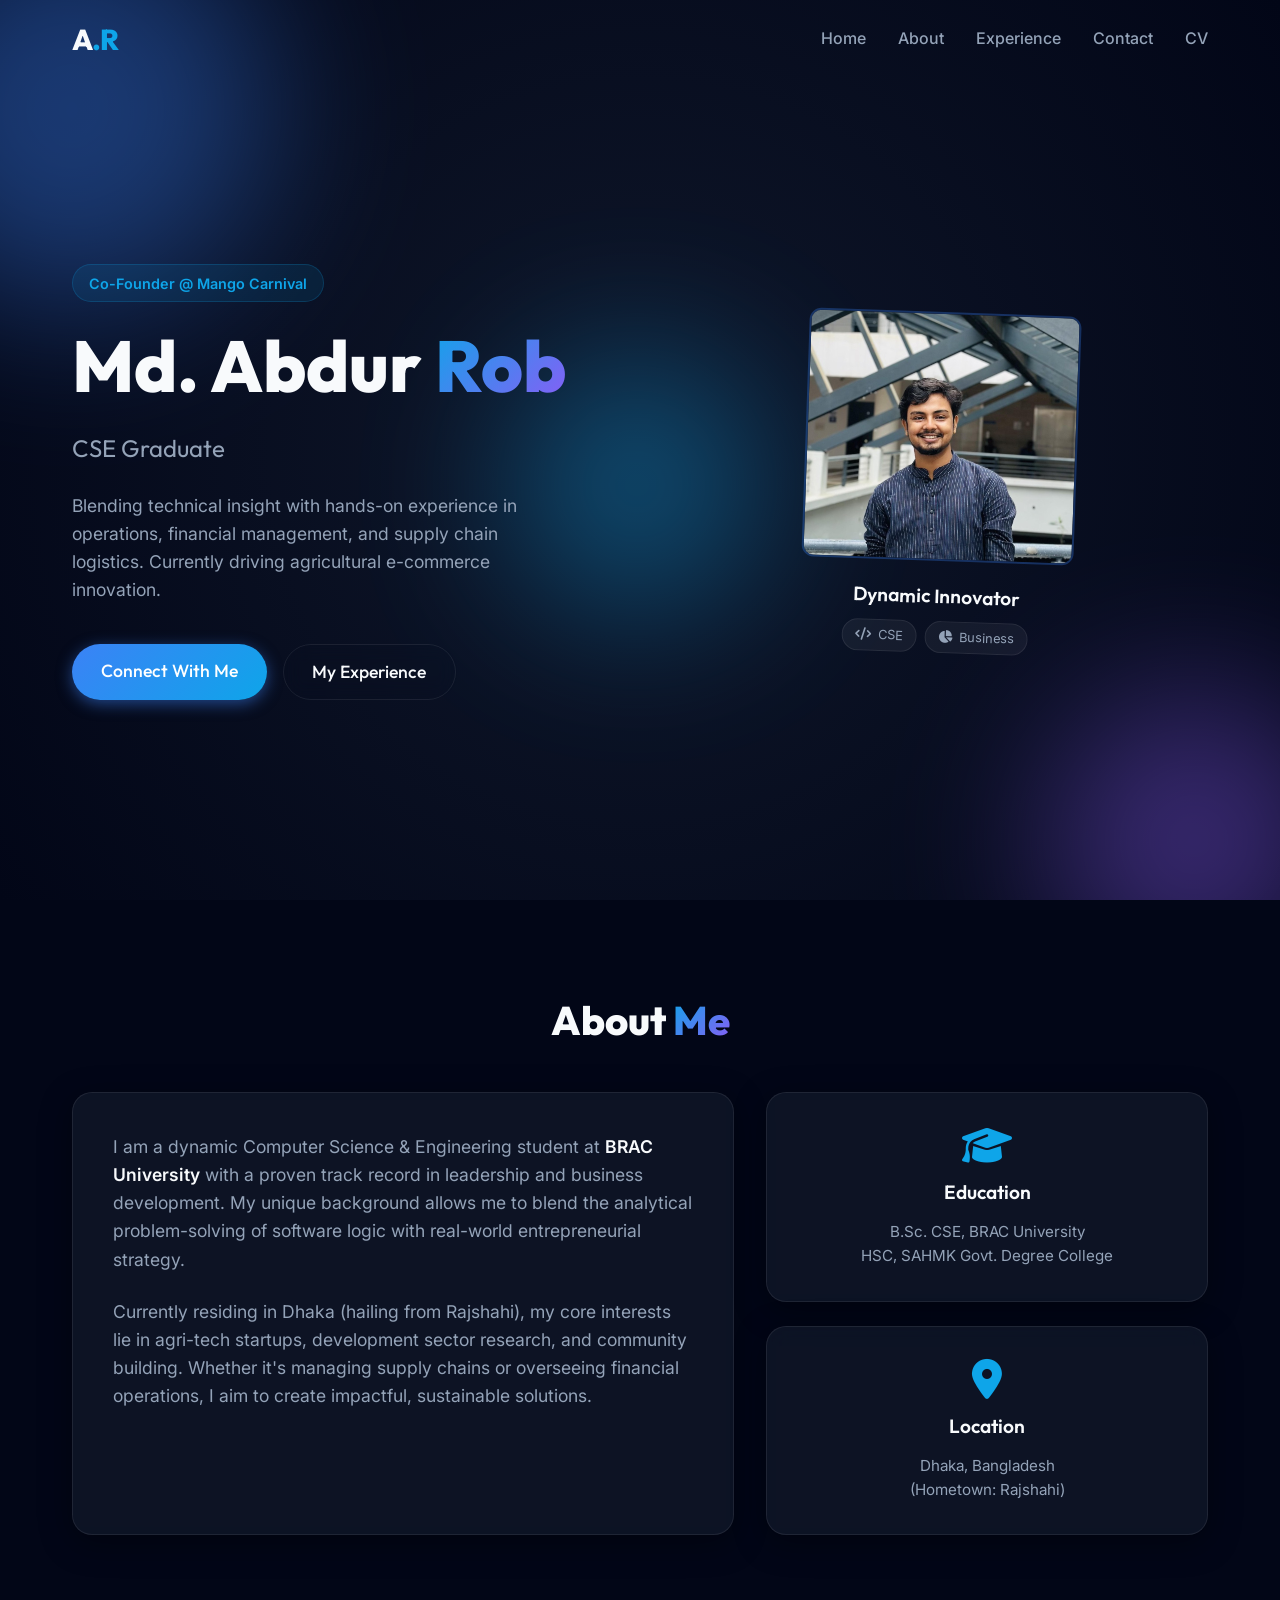
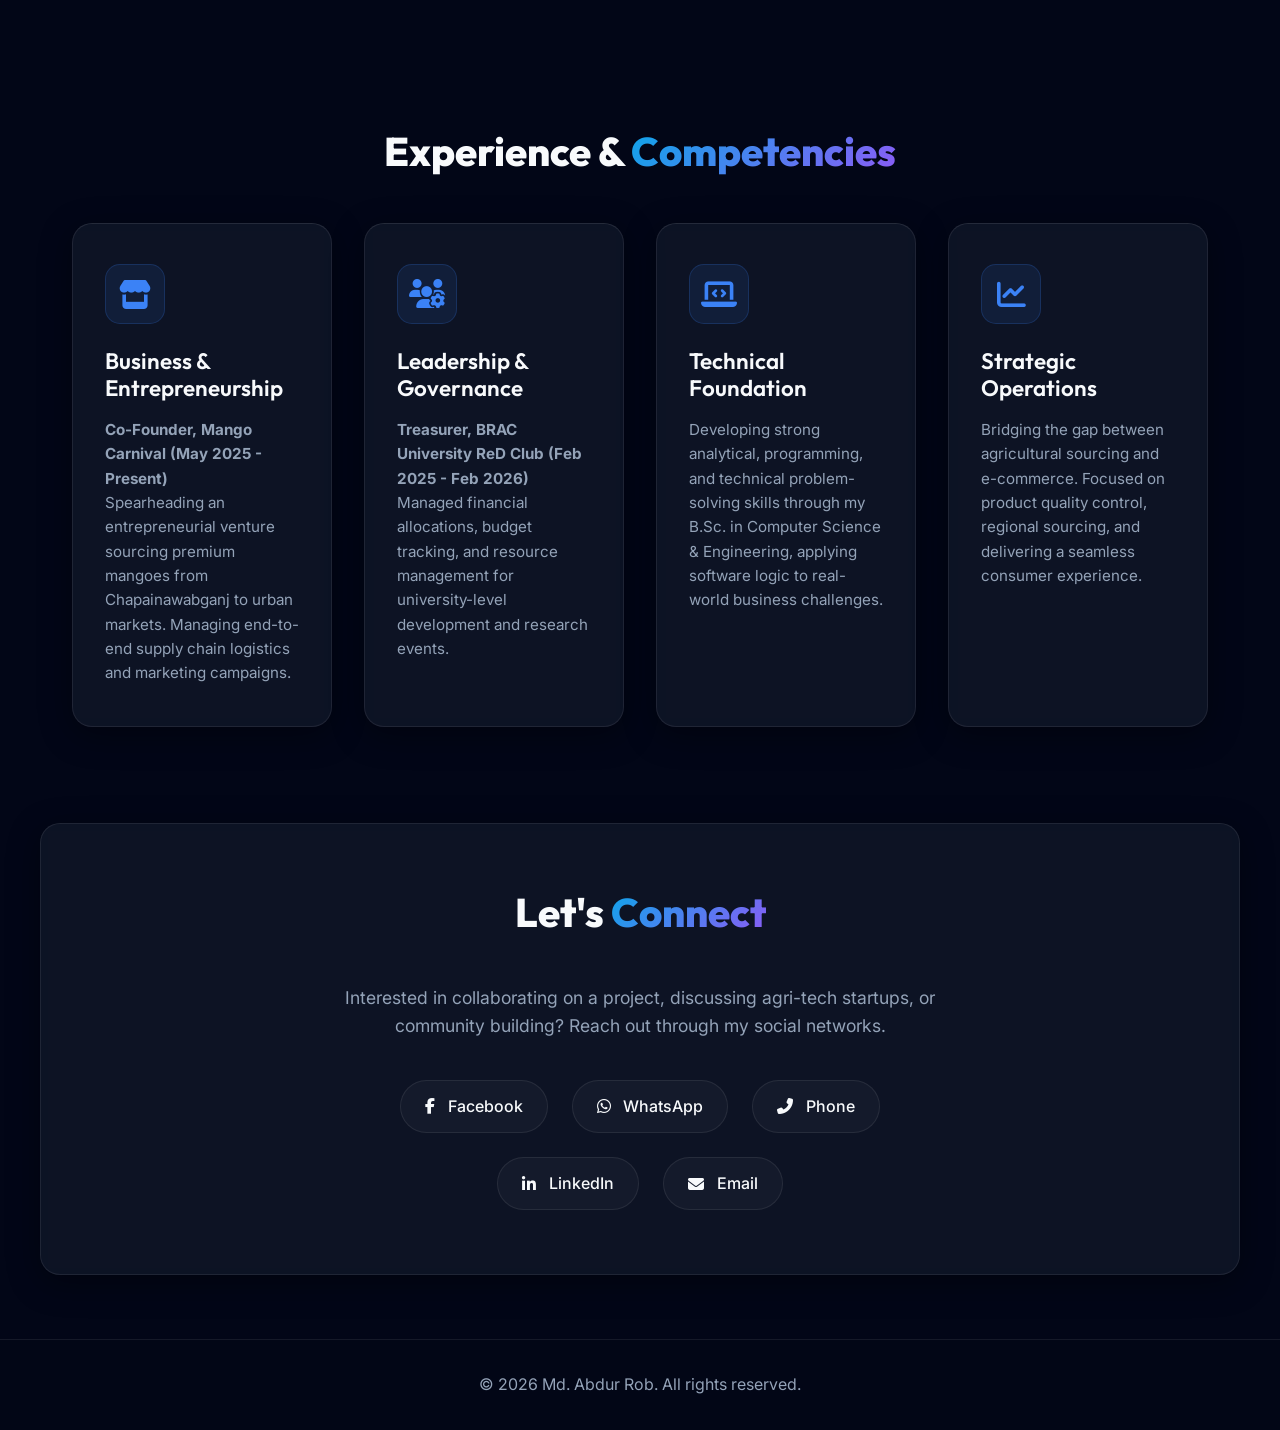
<file: index.html>
<!DOCTYPE html>
<html lang="en">

<head>
    <meta charset="UTF-8">
    <meta name="viewport" content="width=device-width, initial-scale=1.0">
    <title>Md. Abdur Rob | CSE Graduate</title>
    <meta name="description"
        content="Portfolio of Md. Abdur Rob, Co-Founder of Mango Carnival and CSE student at BRAC University.">
    <link rel="stylesheet" href="styles.css">
    <link rel="preconnect" href="https://fonts.googleapis.com">
    <link rel="preconnect" href="https://fonts.gstatic.com" crossorigin>
    <link
        href="https://fonts.googleapis.com/css2?family=Inter:wght@300;400;500;600&family=Outfit:wght@400;600;800&display=swap"
        rel="stylesheet">
    <link rel="stylesheet" href="https://cdnjs.cloudflare.com/ajax/libs/font-awesome/6.4.0/css/all.min.css">
</head>

<body>
    <div class="background-animation">
        <div class="glow-orb orb-1"></div>
        <div class="glow-orb orb-2"></div>
        <div class="glow-orb orb-3"></div>
    </div>

    <header class="header">
        <nav class="nav-container">
            <div class="logo">A<span>.R</span></div>
            <ul class="nav-links">
                <li><a href="#home">Home</a></li>
                <li><a href="#about">About</a></li>
                <li><a href="#experience">Experience</a></li>
                <li><a href="#contact">Contact</a></li>
                <li><a href="cv.html">CV</a></li>
            </ul>
            <div class="mobile-menu-btn">
                <i class="fas fa-bars"></i>
            </div>
        </nav>
    </header>

    <main>
        <section id="home" class="hero">
            <div class="hero-content">
                <div class="badge">Co-Founder @ Mango Carnival</div>
                <h1 class="hero-title">Md. Abdur <span>Rob</span></h1>
                <p class="hero-subtitle">CSE Graduate</p>
                <p class="hero-description">
                    Blending technical insight with hands-on experience in operations, financial management, and supply
                    chain logistics. Currently driving agricultural e-commerce innovation.
                </p>
                <div class="hero-cta">
                    <a href="#contact" class="btn btn-primary">Connect With Me</a>
                    <a href="#experience" class="btn btn-secondary">My Experience</a>
                </div>
            </div>
            <div class="hero-visual">
                <div class="glass-card profile-card">
                    <div class="profile-image-container">
                        <img src="img1.jpg" alt="Md. Abdur Rob Portrait" class="profile-image">
                    </div>
                    <div class="profile-info">
                        <h3>Dynamic Innovator</h3>
                        <div class="tech-stack">
                            <span class="tech-tag"><i class="fas fa-code"></i> CSE</span>
                            <span class="tech-tag"><i class="fas fa-chart-pie"></i> Business</span>
                        </div>
                    </div>
                </div>
            </div>
        </section>

        <section id="about" class="about">
            <div class="section-container">
                <h2 class="section-title">About <span>Me</span></h2>
                <div class="about-grid">
                    <div class="about-text glass-panel">
                        <p>I am a dynamic Computer Science & Engineering student at <strong>BRAC University</strong>
                            with a proven track record in leadership and business development. My unique background
                            allows me to blend the analytical problem-solving of software logic with real-world
                            entrepreneurial strategy.</p>
                        <p>Currently residing in Dhaka (hailing from Rajshahi), my core interests lie in agri-tech
                            startups, development sector research, and community building. Whether it's managing supply
                            chains or overseeing financial operations, I aim to create impactful, sustainable solutions.
                        </p>
                    </div>
                    <div class="about-stats">
                        <div class="stat-card glass-panel">
                            <i class="fas fa-graduation-cap"></i>
                            <h4>Education</h4>
                            <p>B.Sc. CSE, BRAC University<br>HSC, SAHMK Govt. Degree College</p>
                        </div>
                        <div class="stat-card glass-panel">
                            <i class="fas fa-map-marker-alt"></i>
                            <h4>Location</h4>
                            <p>Dhaka, Bangladesh<br>(Hometown: Rajshahi)</p>
                        </div>
                    </div>
                </div>
            </div>
        </section>

        <section id="experience" class="expertise">
            <div class="section-container">
                <h2 class="section-title">Experience & <span>Competencies</span></h2>
                <div class="expertise-grid">
                    <div class="expertise-card glass-panel">
                        <div class="card-icon"><i class="fas fa-store"></i></div>
                        <h3>Business & Entrepreneurship</h3>
                        <p><strong>Co-Founder, Mango Carnival (May 2025 - Present)</strong><br>Spearheading an
                            entrepreneurial venture sourcing premium mangoes from Chapainawabganj to urban markets.
                            Managing end-to-end supply chain logistics and marketing campaigns.</p>
                    </div>
                    <div class="expertise-card glass-panel">
                        <div class="card-icon"><i class="fas fa-users-cog"></i></div>
                        <h3>Leadership & Governance</h3>
                        <p><strong>Treasurer, BRAC University ReD Club (Feb 2025 - Feb 2026)</strong><br>Managed
                            financial allocations, budget tracking, and resource management for university-level
                            development and research events.</p>
                    </div>
                    <div class="expertise-card glass-panel">
                        <div class="card-icon"><i class="fas fa-laptop-code"></i></div>
                        <h3>Technical Foundation</h3>
                        <p>Developing strong analytical, programming, and technical problem-solving skills through my
                            B.Sc. in Computer Science & Engineering, applying software logic to real-world business
                            challenges.</p>
                    </div>
                    <div class="expertise-card glass-panel">
                        <div class="card-icon"><i class="fas fa-chart-line"></i></div>
                        <h3>Strategic Operations</h3>
                        <p>Bridging the gap between agricultural sourcing and e-commerce. Focused on product quality
                            control, regional sourcing, and delivering a seamless consumer experience.</p>
                    </div>
                </div>
            </div>
        </section>

        <section id="contact" class="contact">
            <div class="section-container glass-panel contact-panel">
                <div class="contact-content">
                    <h2 class="section-title">Let's <span>Connect</span></h2>
                    <p>Interested in collaborating on a project, discussing agri-tech startups, or community building?
                        Reach out through my social networks.</p>
                    <div class="social-links">
                        <a href="https://www.facebook.com/withabdurrob" target="_blank" rel="noopener noreferrer"
                            class="social-btn">
                            <i class="fab fa-facebook-f"></i>
                            <span>Facebook</span>
                        </a>
                        <a href="https://wa.me/8801710969175" target="_blank" rel="noopener noreferrer"
                            class="social-btn">
                            <i class="fab fa-whatsapp"></i>
                            <span>WhatsApp</span>
                        </a>
                        <a href="tel:+8801710969175" class="social-btn">
                            <i class="fas fa-phone-alt"></i>
                            <span>Phone</span>
                        </a>
                        <a href="#" class="social-btn">
                            <i class="fab fa-linkedin-in"></i>
                            <span>LinkedIn</span>
                        </a>
                        <a href="mailto:abdurrob2324@gmail.com" class="social-btn">
                            <i class="fas fa-envelope"></i>
                            <span>Email</span>
                        </a>
                    </div>
                </div>
            </div>
        </section>
    </main>

    <footer class="footer">
        <p>&copy; <span id="year"></span> Md. Abdur Rob. All rights reserved.</p>
    </footer>

    <script src="script.js"></script>
</body>

</html>
</file>
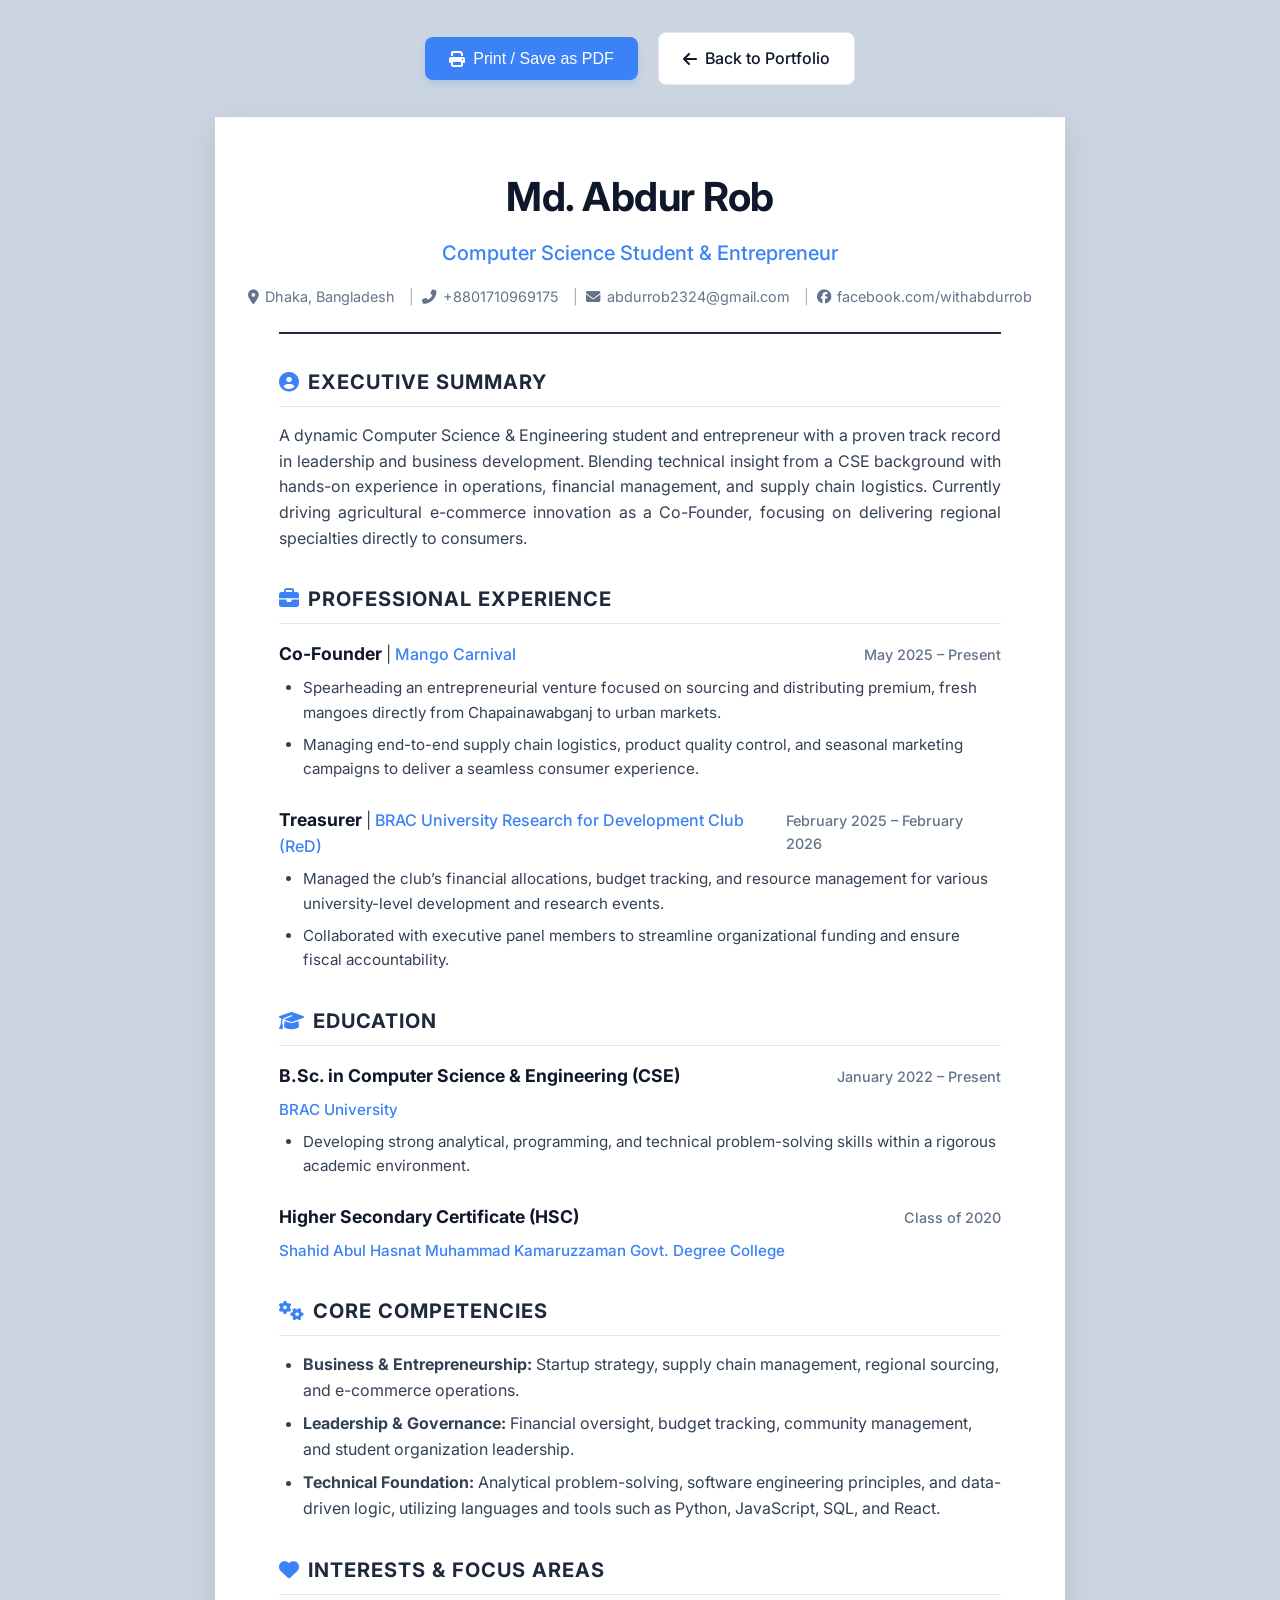
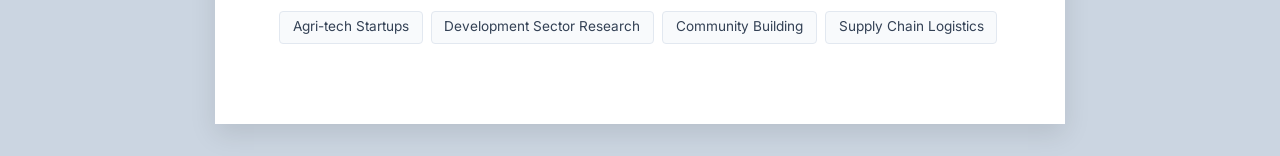
<file: cv.html>
<!DOCTYPE html>
<html lang="en">

<head>
    <meta charset="UTF-8">
    <meta name="viewport" content="width=device-width, initial-scale=1.0">
    <title>Md. Abdur Rob - CV</title>
    <link rel="preconnect" href="https://fonts.googleapis.com">
    <link rel="preconnect" href="https://fonts.gstatic.com" crossorigin>
    <link href="https://fonts.googleapis.com/css2?family=Inter:wght@300;400;500;600;700&display=swap" rel="stylesheet">
    <link rel="stylesheet" href="https://cdnjs.cloudflare.com/ajax/libs/font-awesome/6.4.0/css/all.min.css">
    <style>
        :root {
            --primary: #1e293b;
            --secondary: #3b82f6;
            --text-dark: #0f172a;
            --text-medium: #334155;
            --text-light: #64748b;
            --bg-light: #f8fafc;
            --border: #e2e8f0;
        }

        * {
            margin: 0;
            padding: 0;
            box-sizing: border-box;
        }

        body {
            font-family: 'Inter', sans-serif;
            background-color: #cbd5e1;
            color: var(--text-medium);
            line-height: 1.6;
            padding: 2rem;
            display: flex;
            flex-direction: column;
            align-items: center;
        }

        .controls {
            margin-bottom: 2rem;
        }

        .btn {
            background-color: var(--secondary);
            color: white;
            border: none;
            padding: 0.8rem 1.5rem;
            border-radius: 8px;
            font-size: 1rem;
            font-weight: 500;
            cursor: pointer;
            box-shadow: 0 4px 6px rgba(59, 130, 246, 0.2);
            transition: all 0.2s;
            text-decoration: none;
            display: inline-flex;
            align-items: center;
            gap: 0.5rem;
        }

        .btn:hover {
            background-color: #2563eb;
            transform: translateY(-1px);
        }

        .btn-outline {
            background-color: white;
            color: var(--text-dark);
            border: 1px solid var(--border);
            box-shadow: none;
            margin-left: 1rem;
        }

        .btn-outline:hover {
            background-color: var(--bg-light);
        }

        .cv-container {
            background: white;
            width: 100%;
            max-width: 850px;
            box-shadow: 0 10px 25px rgba(0, 0, 0, 0.1);
            padding: 3rem 4rem;
        }

        /* Header */
        .cv-header {
            border-bottom: 2px solid var(--primary);
            padding-bottom: 1.5rem;
            margin-bottom: 2rem;
            text-align: center;
        }

        .cv-name {
            font-size: 2.5rem;
            font-weight: 700;
            color: var(--text-dark);
            margin-bottom: 0.5rem;
            letter-spacing: -0.5px;
        }

        .cv-title {
            font-size: 1.25rem;
            color: var(--secondary);
            font-weight: 500;
            margin-bottom: 1rem;
        }

        .cv-contact {
            display: flex;
            flex-wrap: nowrap;
            justify-content: center;
            gap: 0.5rem;
            font-size: 0.9rem;
            color: var(--text-light);
        }

        .cv-contact span {
            display: inline-flex;
            align-items: center;
            gap: 0.4rem;
            white-space: nowrap;
        }

        .cv-contact span:not(:last-child)::after {
            content: "|";
            margin-left: 0.5rem;
            color: var(--text-light);
            opacity: 0.6;
        }

        /* Sections */
        .cv-section {
            margin-bottom: 2rem;
        }

        .section-title {
            font-size: 1.25rem;
            font-weight: 700;
            color: var(--primary);
            text-transform: uppercase;
            letter-spacing: 1px;
            border-bottom: 1px solid var(--border);
            padding-bottom: 0.5rem;
            margin-bottom: 1rem;
            display: flex;
            align-items: center;
            gap: 0.5rem;
        }

        .section-title i {
            color: var(--secondary);
        }

        /* Text Content */
        p {
            margin-bottom: 1rem;
            text-align: justify;
        }

        ul {
            padding-left: 1.5rem;
            margin-bottom: 1rem;
        }

        li {
            margin-bottom: 0.5rem;
        }

        /* Grid for Skills */
        .skills-grid {
            display: grid;
            grid-template-columns: 1fr 1fr;
            gap: 1rem;
        }

        .skill-item h4 {
            font-size: 1rem;
            color: var(--text-dark);
            margin-bottom: 0.2rem;
        }

        .skill-item p {
            font-size: 0.9rem;
            color: var(--text-light);
            margin-bottom: 0;
            text-align: left;
        }

        /* Experience Items */
        .experience-item {
            margin-bottom: 1.5rem;
        }

        .experience-header {
            display: flex;
            justify-content: space-between;
            align-items: baseline;
            margin-bottom: 0.5rem;
        }

        .experience-title {
            font-size: 1.1rem;
            font-weight: 700;
            color: var(--text-dark);
        }

        .experience-company {
            font-weight: 500;
            color: var(--secondary);
        }

        .experience-date {
            font-size: 0.9rem;
            color: var(--text-light);
            font-weight: 500;
        }

        .experience-item p {
            margin-bottom: 0.5rem;
            font-size: 0.95rem;
        }

        .experience-item ul {
            font-size: 0.95rem;
        }

        .tags {
            display: flex;
            gap: 0.5rem;
            flex-wrap: wrap;
        }

        .tag {
            background-color: var(--bg-light);
            padding: 0.3rem 0.8rem;
            border-radius: 4px;
            font-size: 0.85rem;
            color: var(--text-medium);
            border: 1px solid var(--border);
        }

        @page {
            size: A4;
            margin: 10mm;
        }

        @media print {
            body {
                background-color: white;
                padding: 0;
                font-size: 10pt;
                line-height: 1.3;
            }

            .controls {
                display: none;
            }

            .cv-container {
                box-shadow: none;
                padding: 0;
                max-width: 100%;
            }

            .cv-header {
                margin-bottom: 10px;
                padding-bottom: 5px;
            }

            .cv-name {
                font-size: 20pt;
            }

            .cv-title {
                font-size: 11pt;
                margin-bottom: 5px;
            }

            .cv-section {
                margin-bottom: 10px;
            }

            .section-title {
                font-size: 11pt;
                margin-bottom: 5px;
                padding-bottom: 2px;
            }

            p, ul {
                margin-bottom: 5px;
            }

            .experience-item {
                margin-bottom: 5px;
            }
            
            .experience-header {
                margin-bottom: 2px;
            }
            
            .skill-item h4 {
                margin-bottom: 0px;
            }
            
            .tags {
                margin-bottom: 0px;
            }
        }

        @media (max-width: 768px) {
            .cv-container {
                padding: 2rem;
            }

            .experience-header {
                flex-direction: column;
            }

            .skills-grid {
                grid-template-columns: 1fr;
            }
        }
    </style>
</head>

<body>

    <div class="controls">
        <button onclick="window.print()" class="btn"><i class="fas fa-print"></i> Print / Save as PDF</button>
        <a href="index.html" class="btn btn-outline"><i class="fas fa-arrow-left"></i> Back to Portfolio</a>
    </div>

    <div class="cv-container">

        <header class="cv-header">
            <h1 class="cv-name">Md. Abdur Rob</h1>
            <h2 class="cv-title">Computer Science Student & Entrepreneur</h2>
            <div class="cv-contact">
                <span><i class="fas fa-map-marker-alt"></i> Dhaka, Bangladesh</span>
                <span><i class="fas fa-phone-alt"></i> +8801710969175</span>
                <span><i class="fas fa-envelope"></i> abdurrob2324@gmail.com</span>
                <span><i class="fab fa-facebook"></i> facebook.com/withabdurrob</span>
            </div>
        </header>

        <section class="cv-section">
            <h3 class="section-title"><i class="fas fa-user-circle"></i> Executive Summary</h3>
            <p>A dynamic Computer Science & Engineering student and entrepreneur with a proven track record in
                leadership and business development. Blending technical insight from a CSE background with hands-on
                experience in operations, financial management, and supply chain logistics. Currently driving
                agricultural e-commerce innovation as a Co-Founder, focusing on delivering regional specialties directly
                to consumers.</p>
        </section>

        <section class="cv-section">
            <h3 class="section-title"><i class="fas fa-briefcase"></i> Professional Experience</h3>

            <div class="experience-item">
                <div class="experience-header">
                    <div>
                        <span class="experience-title">Co-Founder</span> |
                        <span class="experience-company">Mango Carnival</span>
                    </div>
                    <span class="experience-date">May 2025 – Present</span>
                </div>
                <ul>
                    <li>Spearheading an entrepreneurial venture focused on sourcing and distributing premium, fresh
                        mangoes directly from Chapainawabganj to urban markets.</li>
                    <li>Managing end-to-end supply chain logistics, product quality control, and seasonal marketing
                        campaigns to deliver a seamless consumer experience.</li>
                </ul>
            </div>

            <div class="experience-item">
                <div class="experience-header">
                    <div>
                        <span class="experience-title">Treasurer</span> |
                        <span class="experience-company">BRAC University Research for Development Club (ReD)</span>
                    </div>
                    <span class="experience-date">February 2025 – February 2026</span>
                </div>
                <ul>
                    <li>Managed the club’s financial allocations, budget tracking, and resource management for various
                        university-level development and research events.</li>
                    <li>Collaborated with executive panel members to streamline organizational funding and ensure fiscal
                        accountability.</li>
                </ul>
            </div>
        </section>

        <section class="cv-section">
            <h3 class="section-title"><i class="fas fa-graduation-cap"></i> Education</h3>

            <div class="experience-item">
                <div class="experience-header">
                    <div>
                        <span class="experience-title">B.Sc. in Computer Science & Engineering (CSE)</span>
                    </div>
                    <span class="experience-date">January 2022 – Present</span>
                </div>
                <p class="experience-company">BRAC University</p>
                <ul>
                    <li>Developing strong analytical, programming, and technical problem-solving skills within a
                        rigorous academic environment.</li>
                </ul>
            </div>

            <div class="experience-item">
                <div class="experience-header">
                    <div>
                        <span class="experience-title">Higher Secondary Certificate (HSC)</span>
                    </div>
                    <span class="experience-date">Class of 2020</span>
                </div>
                <p class="experience-company">Shahid Abul Hasnat Muhammad Kamaruzzaman Govt. Degree College</p>
            </div>
        </section>

        <section class="cv-section">
            <h3 class="section-title"><i class="fas fa-cogs"></i> Core Competencies</h3>
            <ul>
                <li><strong>Business & Entrepreneurship:</strong> Startup strategy, supply chain management, regional sourcing, and e-commerce operations.</li>
                <li><strong>Leadership & Governance:</strong> Financial oversight, budget tracking, community management, and student organization leadership.</li>
                <li><strong>Technical Foundation:</strong> Analytical problem-solving, software engineering principles, and data-driven logic, utilizing languages and tools such as Python, JavaScript, SQL, and React.</li>
            </ul>
        </section>

        <section class="cv-section">
            <h3 class="section-title"><i class="fas fa-heart"></i> Interests & Focus Areas</h3>
            <div class="tags">
                <span class="tag">Agri-tech Startups</span>
                <span class="tag">Development Sector Research</span>
                <span class="tag">Community Building</span>
                <span class="tag">Supply Chain Logistics</span>
            </div>
        </section>

    </div>

</body>

</html>
</file>
<file: styles.css>
:root {
    /* Color Palette */
    --bg-dark: #0f172a;
    --bg-darker: #020617;
    --primary: #3b82f6;
    --primary-glow: rgba(59, 130, 246, 0.5);
    --secondary: #0ea5e9;
    --accent: #8b5cf6;
    --text-main: #f8fafc;
    --text-muted: #94a3b8;
    --glass-bg: rgba(30, 41, 59, 0.4);
    --glass-border: rgba(255, 255, 255, 0.08);
    
    /* Typography */
    --font-sans: 'Inter', sans-serif;
    --font-heading: 'Outfit', sans-serif;
}

* {
    margin: 0;
    padding: 0;
    box-sizing: border-box;
}

html {
    scroll-behavior: smooth;
}

body {
    background-color: var(--bg-darker);
    color: var(--text-main);
    font-family: var(--font-sans);
    line-height: 1.6;
    overflow-x: hidden;
    position: relative;
}

/* Dynamic Background */
.background-animation {
    position: fixed;
    top: 0;
    left: 0;
    width: 100vw;
    height: 100vh;
    z-index: -1;
    overflow: hidden;
    background: radial-gradient(circle at center, var(--bg-dark) 0%, var(--bg-darker) 100%);
}

.glow-orb {
    position: absolute;
    border-radius: 50%;
    filter: blur(80px);
    opacity: 0.4;
    animation: float 20s infinite ease-in-out alternate;
}

.orb-1 {
    width: 400px;
    height: 400px;
    background: var(--primary);
    top: -10%;
    left: -10%;
}

.orb-2 {
    width: 300px;
    height: 300px;
    background: var(--accent);
    bottom: -10%;
    right: -5%;
    animation-delay: -5s;
}

.orb-3 {
    width: 250px;
    height: 250px;
    background: var(--secondary);
    top: 40%;
    left: 40%;
    animation-delay: -10s;
}

@keyframes float {
    0% { transform: translate(0, 0) scale(1); }
    33% { transform: translate(30px, -50px) scale(1.1); }
    66% { transform: translate(-20px, 20px) scale(0.9); }
    100% { transform: translate(0, 0) scale(1); }
}

/* Glassmorphism Utilities */
.glass-panel {
    background: var(--glass-bg);
    backdrop-filter: blur(12px);
    -webkit-backdrop-filter: blur(12px);
    border: 1px solid var(--glass-border);
    border-radius: 20px;
    box-shadow: 0 8px 32px 0 rgba(0, 0, 0, 0.37);
}

/* Typography */
h1, h2, h3, h4, h5, h6 {
    font-family: var(--font-heading);
    font-weight: 600;
    line-height: 1.2;
}

.section-title {
    font-size: 2.5rem;
    font-weight: 800;
    margin-bottom: 3rem;
    text-align: center;
}

.section-title span {
    background: linear-gradient(135deg, var(--secondary), var(--accent));
    -webkit-background-clip: text;
    -webkit-text-fill-color: transparent;
}

/* Buttons */
.btn {
    display: inline-block;
    padding: 0.8rem 1.8rem;
    border-radius: 50px;
    font-weight: 500;
    text-decoration: none;
    transition: all 0.3s ease;
    cursor: pointer;
    font-family: var(--font-heading);
    font-size: 1.1rem;
}

.btn-primary {
    background: linear-gradient(135deg, var(--primary), var(--secondary));
    color: white;
    box-shadow: 0 4px 15px var(--primary-glow);
    border: none;
}

.btn-primary:hover {
    transform: translateY(-2px);
    box-shadow: 0 6px 20px var(--primary-glow);
}

.btn-secondary {
    background: transparent;
    color: var(--text-main);
    border: 1px solid var(--glass-border);
    backdrop-filter: blur(10px);
}

.btn-secondary:hover {
    background: rgba(255, 255, 255, 0.05);
    border-color: rgba(255, 255, 255, 0.2);
}

/* Header & Nav */
.header {
    position: fixed;
    top: 0;
    width: 100%;
    z-index: 100;
    padding: 1rem 0;
    transition: all 0.3s ease;
}

.header.scrolled {
    background: rgba(2, 6, 23, 0.8);
    backdrop-filter: blur(12px);
    border-bottom: 1px solid var(--glass-border);
    padding: 0.8rem 0;
}

.nav-container {
    max-width: 1200px;
    margin: 0 auto;
    padding: 0 2rem;
    display: flex;
    justify-content: space-between;
    align-items: center;
}

.logo {
    font-family: var(--font-heading);
    font-size: 1.8rem;
    font-weight: 800;
    color: var(--text-main);
    letter-spacing: -1px;
}

.logo span {
    color: var(--secondary);
}

.nav-links {
    display: flex;
    list-style: none;
    gap: 2rem;
}

.nav-links a {
    color: var(--text-muted);
    text-decoration: none;
    font-weight: 500;
    transition: color 0.3s ease;
}

.nav-links a:hover {
    color: var(--secondary);
}

.mobile-menu-btn {
    display: none;
    font-size: 1.5rem;
    cursor: pointer;
    color: var(--text-main);
}

/* Hero Section */
.hero {
    min-height: 100vh;
    display: flex;
    align-items: center;
    max-width: 1200px;
    margin: 0 auto;
    padding: 6rem 2rem 2rem;
    gap: 4rem;
}

.hero-content {
    flex: 1;
    display: flex;
    flex-direction: column;
    align-items: flex-start;
    gap: 1.5rem;
}

.badge {
    background: rgba(14, 165, 233, 0.1);
    color: var(--secondary);
    padding: 0.4rem 1rem;
    border-radius: 50px;
    font-size: 0.9rem;
    font-weight: 600;
    border: 1px solid rgba(14, 165, 233, 0.2);
}

.hero-title {
    font-size: 4.5rem;
    font-weight: 800;
    line-height: 1.1;
}

.hero-title span {
    background: linear-gradient(135deg, var(--secondary), var(--accent));
    -webkit-background-clip: text;
    -webkit-text-fill-color: transparent;
}

.hero-subtitle {
    font-size: 1.5rem;
    color: var(--text-muted);
    font-family: var(--font-heading);
}

.hero-description {
    color: var(--text-muted);
    font-size: 1.1rem;
    max-width: 500px;
    margin-bottom: 1rem;
}

.hero-cta {
    display: flex;
    gap: 1rem;
}

.hero-visual {
    flex: 1;
    display: flex;
    justify-content: center;
    position: relative;
}

.profile-card {
    padding: 1.5rem;
    width: 320px;
    transform: rotate(2deg);
    transition: transform 0.4s ease;
}

.profile-card:hover {
    transform: rotate(0deg) translateY(-10px);
}

.profile-image-container {
    width: 100%;
    height: auto;
    max-height: 400px;
    border-radius: 12px;
    overflow: hidden;
    margin-bottom: 1.5rem;
    display: flex;
    justify-content: center;
    align-items: center;
    border: 2px solid rgba(59, 130, 246, 0.3);
    animation: profile-glow 3s infinite alternate ease-in-out;
}

@keyframes profile-glow {
    0% {
        box-shadow: 0 0 10px rgba(59, 130, 246, 0.2);
        border-color: rgba(59, 130, 246, 0.3);
    }
    100% {
        box-shadow: 0 0 30px rgba(139, 92, 246, 0.6);
        border-color: rgba(139, 92, 246, 0.8);
    }
}

.profile-image {
    width: 100%;
    height: auto;
    object-fit: cover;
    object-position: top center;
    transition: transform 0.4s ease;
}

.profile-card:hover .profile-image {
    transform: scale(1.05);
}

.profile-info h3 {
    font-size: 1.2rem;
    margin-bottom: 0.8rem;
    text-align: center;
}

.tech-stack {
    display: flex;
    flex-wrap: wrap;
    gap: 0.5rem;
    justify-content: center;
}

.tech-tag {
    background: rgba(255, 255, 255, 0.05);
    padding: 0.3rem 0.8rem;
    border-radius: 20px;
    font-size: 0.8rem;
    color: var(--text-muted);
    border: 1px solid var(--glass-border);
    display: flex;
    align-items: center;
    gap: 0.4rem;
}

/* Sections General */
.section-container {
    max-width: 1200px;
    margin: 0 auto;
    padding: 6rem 2rem;
}

/* About Section */
.about-grid {
    display: grid;
    grid-template-columns: 3fr 2fr;
    gap: 2rem;
}

.about-text {
    padding: 2.5rem;
    display: flex;
    flex-direction: column;
    gap: 1.5rem;
    font-size: 1.1rem;
    color: var(--text-muted);
}

.about-text strong {
    color: var(--text-main);
    font-weight: 600;
}

.about-stats {
    display: flex;
    flex-direction: column;
    gap: 1.5rem;
}

.stat-card {
    padding: 2rem;
    text-align: center;
    display: flex;
    flex-direction: column;
    align-items: center;
    gap: 1rem;
    transition: transform 0.3s ease;
}

.stat-card:hover {
    transform: translateY(-5px);
}

.stat-card i {
    font-size: 2.5rem;
    color: var(--secondary);
}

.stat-card h4 {
    font-size: 1.2rem;
    color: var(--text-main);
}

.stat-card p {
    color: var(--text-muted);
    font-size: 0.95rem;
}

/* Expertise Section */
.expertise-grid {
    display: grid;
    grid-template-columns: repeat(auto-fit, minmax(250px, 1fr));
    gap: 2rem;
}

.expertise-card {
    padding: 2.5rem 2rem;
    display: flex;
    flex-direction: column;
    gap: 1rem;
    transition: all 0.3s ease;
    border-top: 1px solid rgba(255,255,255,0.1);
}

.expertise-card:hover {
    transform: translateY(-10px);
    background: rgba(30, 41, 59, 0.6);
    box-shadow: 0 15px 35px rgba(0,0,0,0.4);
}

.card-icon {
    width: 60px;
    height: 60px;
    background: rgba(59, 130, 246, 0.1);
    border-radius: 15px;
    display: flex;
    align-items: center;
    justify-content: center;
    font-size: 1.8rem;
    color: var(--primary);
    margin-bottom: 0.5rem;
    border: 1px solid rgba(59, 130, 246, 0.2);
}

.expertise-card h3 {
    font-size: 1.4rem;
}

.expertise-card p {
    color: var(--text-muted);
    font-size: 0.95rem;
}

/* Contact Section */
.contact-panel {
    text-align: center;
    padding: 4rem 2rem;
    margin-bottom: 4rem;
}

.contact-content {
    max-width: 600px;
    margin: 0 auto;
}

.contact-content p {
    color: var(--text-muted);
    font-size: 1.1rem;
    margin-bottom: 2.5rem;
}

.social-links {
    display: flex;
    justify-content: center;
    gap: 1.5rem;
    flex-wrap: wrap;
}

.social-btn {
    display: flex;
    align-items: center;
    gap: 0.8rem;
    padding: 0.8rem 1.5rem;
    background: rgba(255, 255, 255, 0.03);
    border: 1px solid var(--glass-border);
    border-radius: 50px;
    color: var(--text-main);
    text-decoration: none;
    font-weight: 500;
    transition: all 0.3s ease;
}

.social-btn:hover {
    background: var(--primary);
    border-color: var(--primary);
    transform: translateY(-3px);
    box-shadow: 0 5px 15px var(--primary-glow);
}

/* Footer */
.footer {
    text-align: center;
    padding: 2rem;
    color: var(--text-muted);
    border-top: 1px solid var(--glass-border);
    background: rgba(2, 6, 23, 0.5);
}

/* Responsive Design */
@media (max-width: 992px) {
    .hero {
        flex-direction: column;
        text-align: center;
        padding-top: 8rem;
    }
    
    .hero-content {
        align-items: center;
    }
    
    .hero-description {
        margin: 0 auto 1.5rem;
    }
    
    .about-grid {
        grid-template-columns: 1fr;
    }
    
    .about-stats {
        flex-direction: row;
    }
    
    .stat-card {
        flex: 1;
    }
}

@media (max-width: 768px) {
    .nav-links {
        display: none;
        position: absolute;
        top: 100%;
        left: 0;
        width: 100%;
        background: var(--bg-darker);
        flex-direction: column;
        padding: 2rem;
        text-align: center;
        border-bottom: 1px solid var(--glass-border);
    }
    
    .nav-links.active {
        display: flex;
    }
    
    .mobile-menu-btn {
        display: block;
    }
    
    .hero-title {
        font-size: 3.5rem;
    }
    
    .about-stats {
        flex-direction: column;
    }
    
    .hero-cta {
        flex-direction: column;
        width: 100%;
        max-width: 300px;
    }
}
</file>
